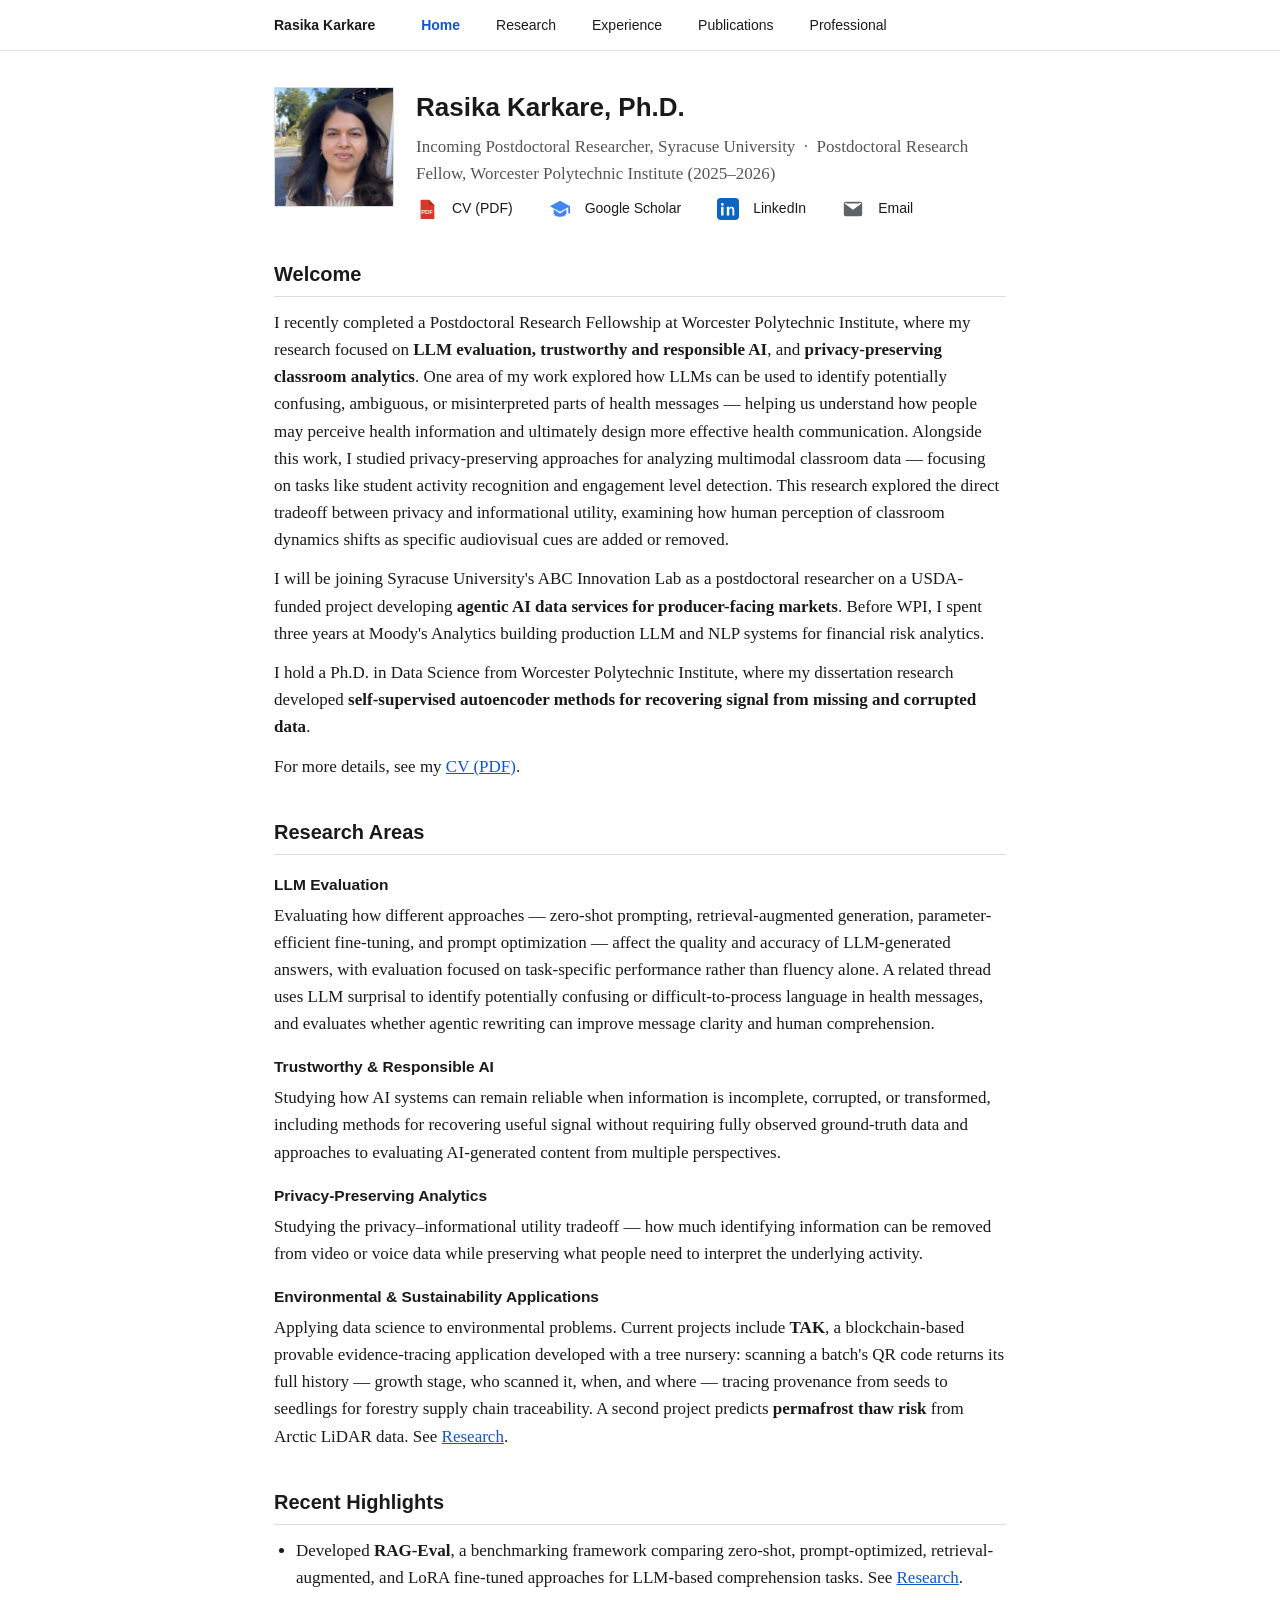
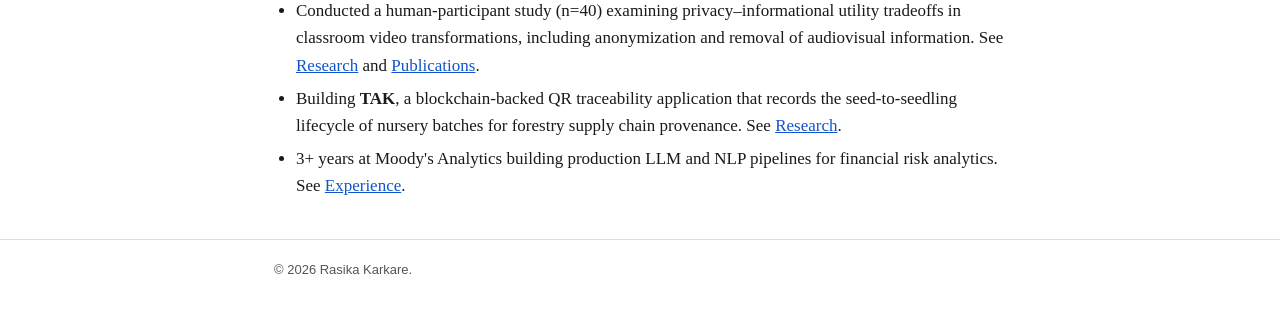
<file: index.html>
<!DOCTYPE html>
<html lang="en">
<head>
<meta charset="UTF-8">
<meta name="viewport" content="width=device-width, initial-scale=1">
<title>Rasika Karkare, Ph.D.</title>
<meta name="description" content="Rasika Karkare, Ph.D. — Machine learning engineer and researcher focused on LLM evaluation, responsible AI, and privacy-preserving analytics.">
<link rel="stylesheet" href="style.css">
</head>
<body>

<nav>
  <div class="wrap">
    <a class="site-name" href="index.html">Rasika Karkare</a>
    <a href="index.html" class="active">Home</a>
    <a href="research.html">Research</a>
    <a href="experience.html">Experience</a>
    <a href="publications.html">Publications</a>
    <a href="professional.html">Professional</a>
  </div>
</nav>

<header class="top">
  <div class="wrap">
    <div class="id-row">
      <img src="assets/headshot.jpg" alt="Rasika Karkare" class="photo-placeholder" style="object-fit:cover;">
      <div class="id-text">
        <h1>Rasika Karkare, Ph.D.</h1>
        <p style="color:var(--muted); margin-bottom:2px;">Incoming Postdoctoral Researcher, Syracuse University &nbsp;&middot;&nbsp; Postdoctoral Research Fellow, Worcester Polytechnic Institute (2025&ndash;2026)</p>
        <ul class="quicklinks icon-links">
          <li>
            <a href="Rasika_Karkare_CV.pdf">
              <svg viewBox="0 0 24 24" width="22" height="22" aria-hidden="true"><path fill="#D6392A" d="M6 2h8l6 6v14a1 1 0 0 1-1 1H6a1 1 0 0 1-1-1V3a1 1 0 0 1 1-1z"/><path fill="#B32B20" d="M14 2v6h6z"/><text x="12" y="17.5" text-anchor="middle" font-family="Arial" font-size="6.2" font-weight="700" fill="#fff">PDF</text></svg>
              <span>CV (PDF)</span>
            </a>
          </li>
          <li>
            <a href="https://scholar.google.com/citations?user=IUFGIuwAAAAJ" target="_blank" rel="noopener">
              <svg viewBox="0 0 24 24" width="22" height="22" aria-hidden="true"><path fill="#4285F4" d="M12 3 1 9l11 6 9-4.91V17h2V9L12 3z"/><path fill="#4285F4" d="M5 12.18v4.7c0 1.5 3.13 3.62 7 3.62s7-2.12 7-3.62v-4.7L12 17 5 12.18z"/></svg>
              <span>Google Scholar</span>
            </a>
          </li>
          <li>
            <a href="https://www.linkedin.com/in/rasika-karkare-ph-d-683443198/" target="_blank" rel="noopener">
              <svg viewBox="0 0 24 24" width="22" height="22" aria-hidden="true"><rect width="24" height="24" rx="4" fill="#0A66C2"/><path fill="#fff" d="M7.12 9.5H4.5V19h2.62V9.5zM5.81 8.36a1.52 1.52 0 1 0 0-3.04 1.52 1.52 0 0 0 0 3.04zM19.5 19h-2.61v-4.98c0-1.19-.02-2.72-1.65-2.72-1.66 0-1.92 1.3-1.92 2.63V19H10.7V9.5h2.51v1.3h.04c.35-.66 1.2-1.36 2.47-1.36 2.64 0 3.13 1.74 3.13 4V19z"/></svg>
              <span>LinkedIn</span>
            </a>
          </li>
          <li>
            <a href="mailto:rskarkare@wpi.edu">
              <svg viewBox="0 0 24 24" width="22" height="22" aria-hidden="true"><rect x="2" y="4" width="20" height="16" rx="2" fill="#5F6368"/><path fill="#fff" d="M4 6l8 6 8-6" stroke="#fff" stroke-width="1.4" fill="none" stroke-linecap="round" stroke-linejoin="round"/></svg>
              <span>Email</span>
            </a>
          </li>
        </ul>
      </div>
    </div>
  </div>
</header>

<div class="wrap">
  <h2>Welcome</h2>
  <p style="margin-top:0;">I recently completed a Postdoctoral Research Fellowship at Worcester Polytechnic
    Institute, where my research focused on <strong>LLM evaluation, trustworthy and responsible AI</strong>, and
    <strong>privacy-preserving classroom analytics</strong>. One area of my work explored how LLMs can be used to
    identify potentially confusing, ambiguous, or misinterpreted parts of health messages &mdash; helping
    us understand how people may perceive health information and ultimately design more effective health
    communication. Alongside this work, I studied privacy-preserving approaches for analyzing multimodal
    classroom data &mdash; focusing on tasks like student activity recognition and engagement level detection.
    This research explored the direct tradeoff between privacy and informational utility, examining how human
    perception of classroom dynamics shifts as specific audiovisual cues are added or removed.</p>

  <p>I will be joining Syracuse University's ABC Innovation Lab as a postdoctoral researcher on a USDA-funded
    project developing <strong>agentic AI data services for producer-facing markets</strong>. Before WPI, I spent
    three years at Moody's Analytics building production LLM and NLP systems for financial risk analytics.</p>

  <p>I hold a Ph.D. in Data Science from Worcester Polytechnic Institute, where my dissertation research developed
    <strong>self-supervised autoencoder methods for recovering signal from missing and corrupted data</strong>.</p>

  <p>For more details, see my <a href="Rasika_Karkare_CV.pdf">CV (PDF)</a>.</p>

  <h2>Research Areas</h2>

  <h4>LLM Evaluation</h4>
  <p>Evaluating how different approaches &mdash; zero-shot prompting, retrieval-augmented generation,
    parameter-efficient fine-tuning, and prompt optimization &mdash; affect the quality and accuracy of
    LLM-generated answers, with evaluation focused on task-specific performance rather than fluency alone. A
    related thread uses LLM surprisal to identify potentially confusing or difficult-to-process language in
    health messages, and evaluates whether agentic rewriting can improve message clarity and human comprehension.</p>

  <h4>Trustworthy &amp; Responsible AI</h4>
  <p>Studying how AI systems can remain reliable when information is incomplete, corrupted, or transformed,
    including methods for recovering useful signal without requiring fully observed ground-truth data and
    approaches to evaluating AI-generated content from multiple perspectives.</p>

  <h4>Privacy-Preserving Analytics</h4>
  <p>Studying the privacy&ndash;informational utility tradeoff &mdash; how much identifying information can be
    removed from video or voice data while preserving what people need to interpret the underlying activity.</p>

  <h4>Environmental &amp; Sustainability Applications</h4>
  <p>Applying data science to environmental problems. Current projects include <strong>TAK</strong>, a
    blockchain-based provable evidence-tracing application developed with a tree nursery: scanning a batch's QR
    code returns its full history &mdash; growth stage, who scanned it, when, and where &mdash; tracing provenance
    from seeds to seedlings for forestry supply chain traceability. A second project predicts
    <strong>permafrost thaw risk</strong> from Arctic LiDAR data. See
    <a href="research.html#sustainability">Research</a>.</p>

  <h2>Recent Highlights</h2>
  <ul>
    <li>Developed <strong>RAG-Eval</strong>, a benchmarking framework comparing zero-shot, prompt-optimized,
      retrieval-augmented, and LoRA fine-tuned approaches for LLM-based comprehension tasks. See
      <a href="research.html">Research</a>.</li>
    <li>Conducted a human-participant study (n=40) examining privacy&ndash;informational utility tradeoffs in
      classroom video transformations, including anonymization and removal of audiovisual information. See
      <a href="research.html">Research</a> and <a href="publications.html">Publications</a>.</li>
    <li>Building <strong>TAK</strong>, a blockchain-backed QR traceability application that records the
      seed-to-seedling lifecycle of nursery batches for forestry supply chain provenance. See
      <a href="research.html#tak">Research</a>.</li>
    <li>3+ years at Moody's Analytics building production LLM and NLP pipelines for financial risk analytics. See
      <a href="experience.html">Experience</a>.</li>
  </ul>
</div>

<footer>
  <div class="wrap">&copy; 2026 Rasika Karkare.</div>
</footer>

</body>
</html>
</file>
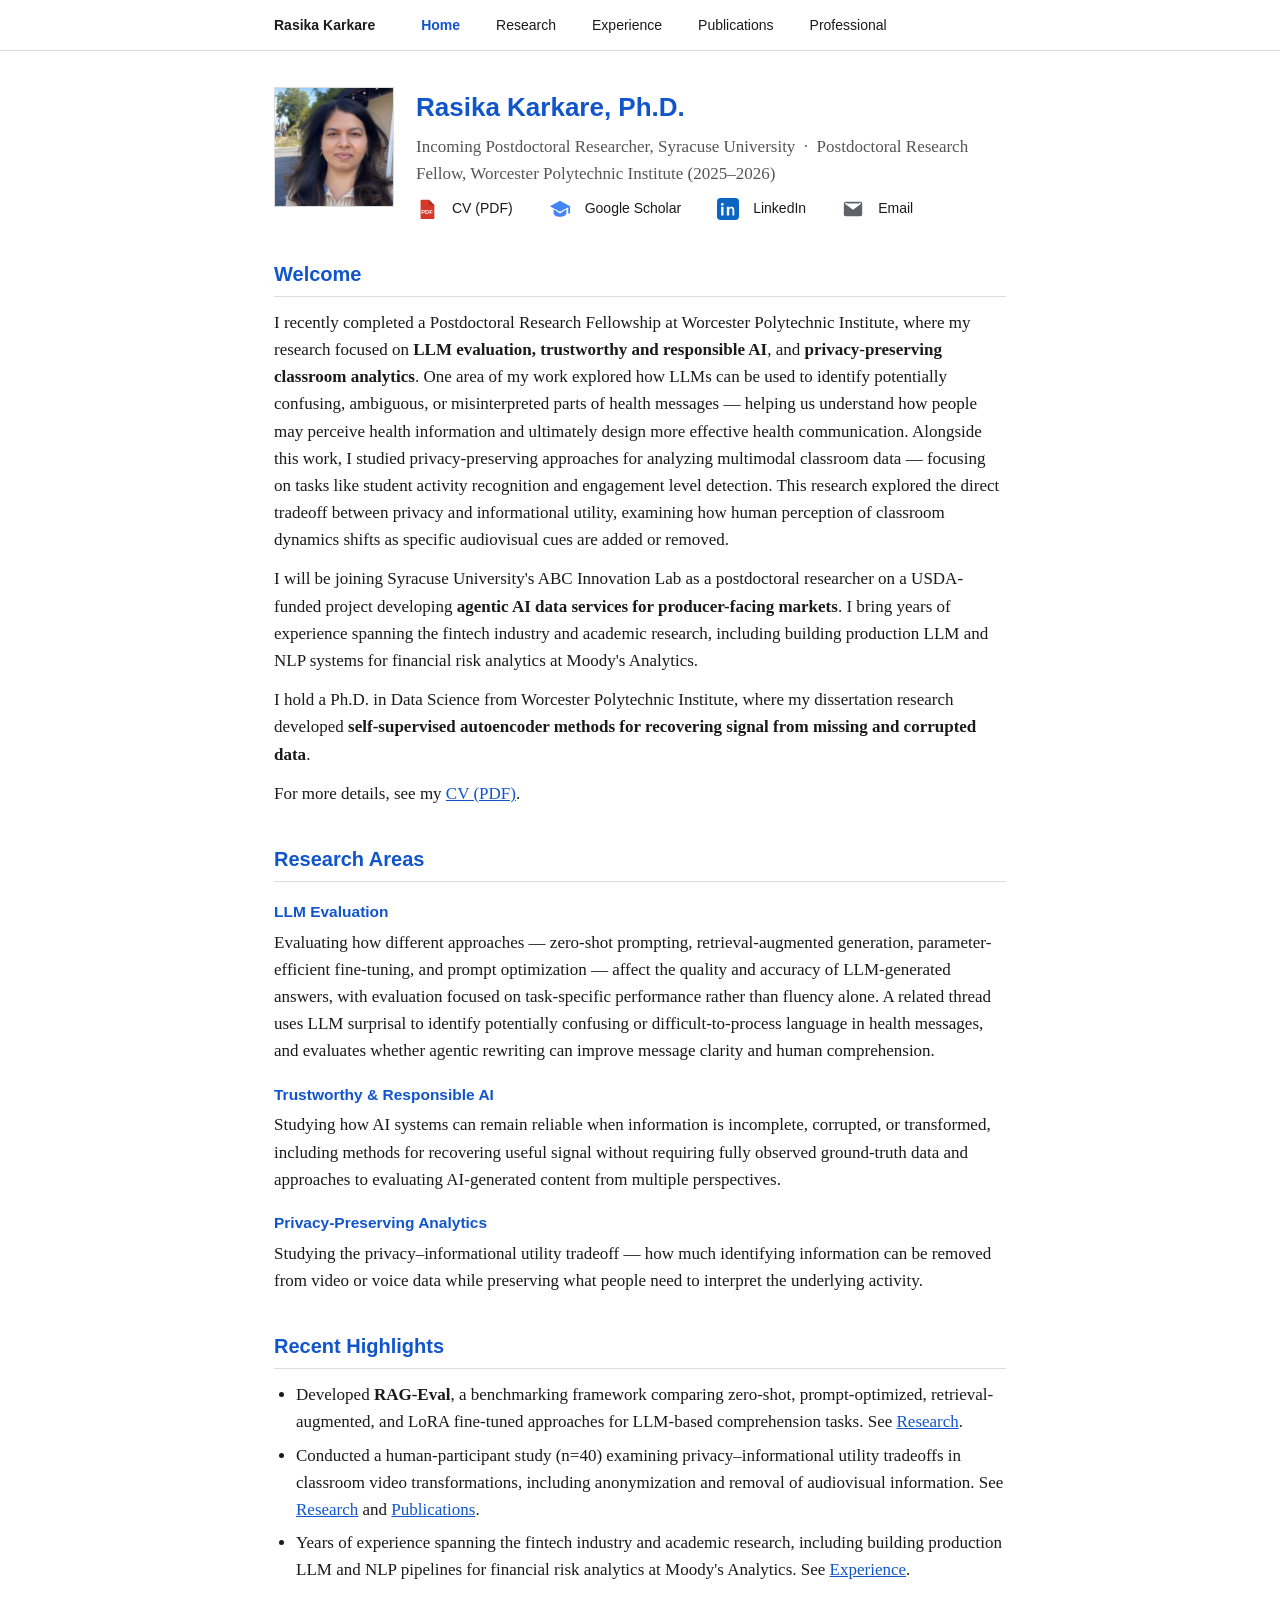
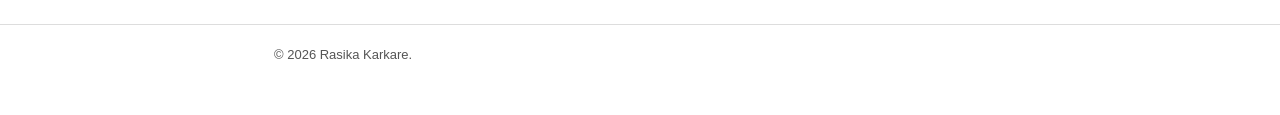
<file: portfolio-site-v2/index.html>
<!DOCTYPE html>
<html lang="en">
<head>
<meta charset="UTF-8">
<meta name="viewport" content="width=device-width, initial-scale=1">
<title>Rasika Karkare, Ph.D.</title>
<meta name="description" content="Rasika Karkare, Ph.D. — Machine learning engineer and researcher focused on LLM evaluation, responsible AI, and privacy-preserving analytics.">
<link rel="stylesheet" href="style.css">
</head>
<body>

<nav>
  <div class="wrap">
    <a class="site-name" href="index.html">Rasika Karkare</a>
    <a href="index.html" class="active">Home</a>
    <a href="research.html">Research</a>
    <a href="experience.html">Experience</a>
    <a href="publications.html">Publications</a>
    <a href="professional.html">Professional</a>
  </div>
</nav>

<header class="top">
  <div class="wrap">
    <div class="id-row">
      <img src="assets/headshot.jpg" alt="Rasika Karkare" class="photo-placeholder" style="object-fit:cover;">
      <div class="id-text">
        <h1>Rasika Karkare, Ph.D.</h1>
        <p style="color:var(--muted); margin-bottom:2px;">Incoming Postdoctoral Researcher, Syracuse University &nbsp;&middot;&nbsp; Postdoctoral Research Fellow, Worcester Polytechnic Institute (2025&ndash;2026)</p>
        <ul class="quicklinks icon-links">
          <li>
            <a href="Rasika_Karkare_CV.pdf">
              <svg viewBox="0 0 24 24" width="22" height="22" aria-hidden="true"><path fill="#D6392A" d="M6 2h8l6 6v14a1 1 0 0 1-1 1H6a1 1 0 0 1-1-1V3a1 1 0 0 1 1-1z"/><path fill="#B32B20" d="M14 2v6h6z"/><text x="12" y="17.5" text-anchor="middle" font-family="Arial" font-size="6.2" font-weight="700" fill="#fff">PDF</text></svg>
              <span>CV (PDF)</span>
            </a>
          </li>
          <li>
            <a href="https://scholar.google.com/citations?user=IUFGIuwAAAAJ" target="_blank" rel="noopener">
              <svg viewBox="0 0 24 24" width="22" height="22" aria-hidden="true"><path fill="#4285F4" d="M12 3 1 9l11 6 9-4.91V17h2V9L12 3z"/><path fill="#4285F4" d="M5 12.18v4.7c0 1.5 3.13 3.62 7 3.62s7-2.12 7-3.62v-4.7L12 17 5 12.18z"/></svg>
              <span>Google Scholar</span>
            </a>
          </li>
          <li>
            <a href="https://www.linkedin.com/in/rasika-karkare-ph-d-683443198/" target="_blank" rel="noopener">
              <svg viewBox="0 0 24 24" width="22" height="22" aria-hidden="true"><rect width="24" height="24" rx="4" fill="#0A66C2"/><path fill="#fff" d="M7.12 9.5H4.5V19h2.62V9.5zM5.81 8.36a1.52 1.52 0 1 0 0-3.04 1.52 1.52 0 0 0 0 3.04zM19.5 19h-2.61v-4.98c0-1.19-.02-2.72-1.65-2.72-1.66 0-1.92 1.3-1.92 2.63V19H10.7V9.5h2.51v1.3h.04c.35-.66 1.2-1.36 2.47-1.36 2.64 0 3.13 1.74 3.13 4V19z"/></svg>
              <span>LinkedIn</span>
            </a>
          </li>
          <li>
            <a href="mailto:rasika.karkare@gmail.com">
              <svg viewBox="0 0 24 24" width="22" height="22" aria-hidden="true"><rect x="2" y="4" width="20" height="16" rx="2" fill="#5F6368"/><path fill="#fff" d="M4 6l8 6 8-6" stroke="#fff" stroke-width="1.4" fill="none" stroke-linecap="round" stroke-linejoin="round"/></svg>
              <span>Email</span>
            </a>
          </li>
        </ul>
      </div>
    </div>
  </div>
</header>

<div class="wrap">
  <h2>Welcome</h2>
  <p style="margin-top:0;">I recently completed a Postdoctoral Research Fellowship at Worcester Polytechnic
    Institute, where my research focused on <strong>LLM evaluation, trustworthy and responsible AI</strong>, and
    <strong>privacy-preserving classroom analytics</strong>. One area of my work explored how LLMs can be used to
    identify potentially confusing, ambiguous, or misinterpreted parts of health messages &mdash; helping
    us understand how people may perceive health information and ultimately design more effective health
    communication. Alongside this work, I studied privacy-preserving approaches for analyzing multimodal
    classroom data &mdash; focusing on tasks like student activity recognition and engagement level detection.
    This research explored the direct tradeoff between privacy and informational utility, examining how human
    perception of classroom dynamics shifts as specific audiovisual cues are added or removed.</p>

  <p>I will be joining Syracuse University's ABC Innovation Lab as a postdoctoral researcher on a USDA-funded
    project developing <strong>agentic AI data services for producer-facing markets</strong>. I bring years of
    experience spanning the fintech industry and academic research, including building production LLM and NLP
    systems for financial risk analytics at Moody's Analytics.</p>

  <p>I hold a Ph.D. in Data Science from Worcester Polytechnic Institute, where my dissertation research developed
    <strong>self-supervised autoencoder methods for recovering signal from missing and corrupted data</strong>.</p>

  <p>For more details, see my <a href="Rasika_Karkare_CV.pdf">CV (PDF)</a>.</p>

  <h2>Research Areas</h2>

  <h4>LLM Evaluation</h4>
  <p>Evaluating how different approaches &mdash; zero-shot prompting, retrieval-augmented generation,
    parameter-efficient fine-tuning, and prompt optimization &mdash; affect the quality and accuracy of
    LLM-generated answers, with evaluation focused on task-specific performance rather than fluency alone. A
    related thread uses LLM surprisal to identify potentially confusing or difficult-to-process language in
    health messages, and evaluates whether agentic rewriting can improve message clarity and human comprehension.</p>

  <h4>Trustworthy &amp; Responsible AI</h4>
  <p>Studying how AI systems can remain reliable when information is incomplete, corrupted, or transformed,
    including methods for recovering useful signal without requiring fully observed ground-truth data and
    approaches to evaluating AI-generated content from multiple perspectives.</p>

  <h4>Privacy-Preserving Analytics</h4>
  <p>Studying the privacy&ndash;informational utility tradeoff &mdash; how much identifying information can be
    removed from video or voice data while preserving what people need to interpret the underlying activity.</p>

  <h2>Recent Highlights</h2>
  <ul>
    <li>Developed <strong>RAG-Eval</strong>, a benchmarking framework comparing zero-shot, prompt-optimized,
      retrieval-augmented, and LoRA fine-tuned approaches for LLM-based comprehension tasks. See
      <a href="research.html">Research</a>.</li>
    <li>Conducted a human-participant study (n=40) examining privacy&ndash;informational utility tradeoffs in
      classroom video transformations, including anonymization and removal of audiovisual information. See
      <a href="research.html">Research</a> and <a href="publications.html">Publications</a>.</li>
    <li>Years of experience spanning the fintech industry and academic research, including building production
      LLM and NLP pipelines for financial risk analytics at Moody's Analytics. See
      <a href="experience.html">Experience</a>.</li>
  </ul>
</div>

<footer>
  <div class="wrap">&copy; 2026 Rasika Karkare.</div>
</footer>

</body>
</html>
</file>
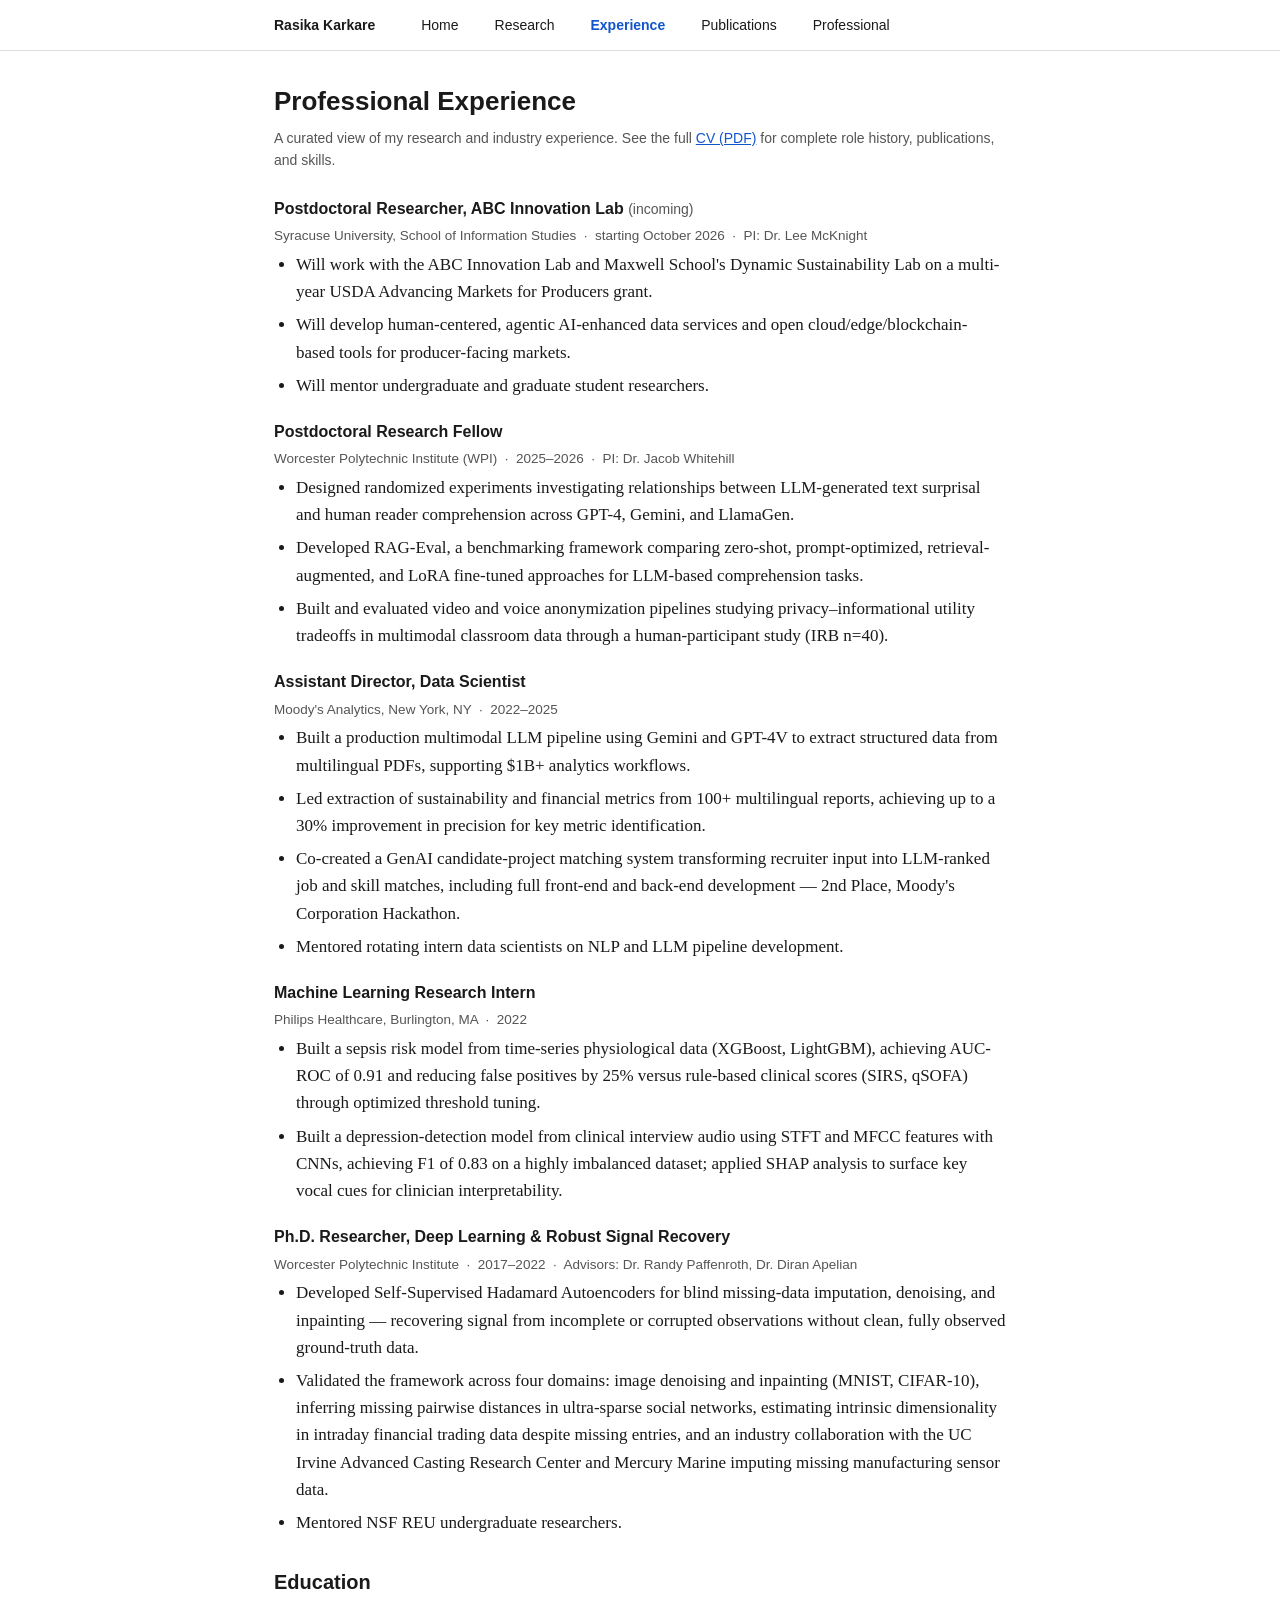
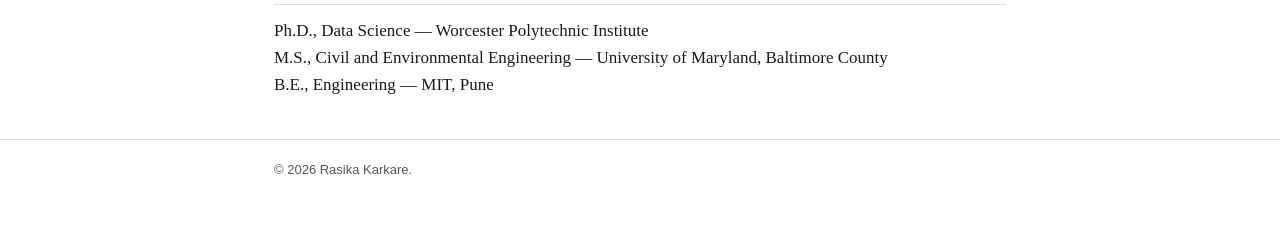
<file: experience.html>
<!DOCTYPE html>
<html lang="en">
<head>
<meta charset="UTF-8">
<meta name="viewport" content="width=device-width, initial-scale=1">
<title>Experience — Rasika Karkare, Ph.D.</title>
<link rel="stylesheet" href="style.css">
</head>
<body>

<nav>
  <div class="wrap">
    <a class="site-name" href="index.html">Rasika Karkare</a>
    <a href="index.html">Home</a>
    <a href="research.html">Research</a>
    <a href="experience.html" class="active">Experience</a>
    <a href="publications.html">Publications</a>
    <a href="professional.html">Professional</a>
  </div>
</nav>

<div class="wrap">
  <h1 class="page-title">Professional Experience</h1>
  <p class="page-sub">A curated view of my research and industry experience. See the full
    <a href="Rasika_Karkare_CV.pdf">CV (PDF)</a> for complete role history, publications, and skills.</p>

  <div class="exp-role">
    <h3>Postdoctoral Researcher, ABC Innovation Lab <span style="font-weight:400; color:var(--muted); font-size:14px;">(incoming)</span></h3>
    <div class="meta">Syracuse University, School of Information Studies &nbsp;&middot;&nbsp; starting October 2026 &nbsp;&middot;&nbsp; PI: Dr. Lee McKnight</div>
    <ul>
      <li>Will work with the ABC Innovation Lab and Maxwell School's Dynamic Sustainability Lab on a multi-year
        USDA Advancing Markets for Producers grant.</li>
      <li>Will develop human-centered, agentic AI-enhanced data services and open cloud/edge/blockchain-based
        tools for producer-facing markets.</li>
      <li>Will mentor undergraduate and graduate student researchers.</li>
    </ul>
  </div>

  <div class="exp-role">
    <h3>Postdoctoral Research Fellow</h3>
    <div class="meta">Worcester Polytechnic Institute (WPI) &nbsp;&middot;&nbsp; 2025&ndash;2026 &nbsp;&middot;&nbsp; PI: Dr. Jacob Whitehill</div>
    <ul>
      <li>Designed randomized experiments investigating relationships between LLM-generated text surprisal and
        human reader comprehension across GPT-4, Gemini, and LlamaGen.</li>
      <li>Developed RAG-Eval, a benchmarking framework comparing zero-shot, prompt-optimized, retrieval-augmented,
        and LoRA fine-tuned approaches for LLM-based comprehension tasks.</li>
      <li>Built and evaluated video and voice anonymization pipelines studying privacy&ndash;informational utility
        tradeoffs in multimodal classroom data through a human-participant study (IRB n=40).</li>
    </ul>
  </div>

  <div class="exp-role">
    <h3>Assistant Director, Data Scientist</h3>
    <div class="meta">Moody's Analytics, New York, NY &nbsp;&middot;&nbsp; 2022&ndash;2025</div>
    <ul>
      <li>Built a production multimodal LLM pipeline using Gemini and GPT-4V to extract structured data from
        multilingual PDFs, supporting $1B+ analytics workflows.</li>
      <li>Led extraction of sustainability and financial metrics from 100+ multilingual reports, achieving up
        to a 30% improvement in precision for key metric identification.</li>
      <li>Co-created a GenAI candidate-project matching system transforming recruiter input into LLM-ranked job
        and skill matches, including full front-end and back-end development &mdash; 2nd Place, Moody's
        Corporation Hackathon.</li>
      <li>Mentored rotating intern data scientists on NLP and LLM pipeline development.</li>
    </ul>
  </div>

  <div class="exp-role">
    <h3>Machine Learning Research Intern</h3>
    <div class="meta">Philips Healthcare, Burlington, MA &nbsp;&middot;&nbsp; 2022</div>
    <ul>
      <li>Built a sepsis risk model from time-series physiological data (XGBoost, LightGBM), achieving AUC-ROC of
        0.91 and reducing false positives by 25% versus rule-based clinical scores (SIRS, qSOFA) through
        optimized threshold tuning.</li>
      <li>Built a depression-detection model from clinical interview audio using STFT and MFCC features with
        CNNs, achieving F1 of 0.83 on a highly imbalanced dataset; applied SHAP analysis to surface key vocal
        cues for clinician interpretability.</li>
    </ul>
  </div>

  <div class="exp-role">
    <h3>Ph.D. Researcher, Deep Learning &amp; Robust Signal Recovery</h3>
    <div class="meta">Worcester Polytechnic Institute &nbsp;&middot;&nbsp; 2017&ndash;2022 &nbsp;&middot;&nbsp; Advisors: Dr. Randy Paffenroth, Dr. Diran Apelian</div>
    <ul>
      <li>Developed Self-Supervised Hadamard Autoencoders for blind missing-data imputation, denoising, and
        inpainting &mdash; recovering signal from incomplete or corrupted observations without clean, fully
        observed ground-truth data.</li>
      <li>Validated the framework across four domains: image denoising and inpainting (MNIST, CIFAR-10), inferring
        missing pairwise distances in ultra-sparse social networks, estimating intrinsic dimensionality in
        intraday financial trading data despite missing entries, and an industry collaboration with the UC
        Irvine Advanced Casting Research Center and Mercury Marine imputing missing manufacturing sensor data.</li>
      <li>Mentored NSF REU undergraduate researchers.</li>
    </ul>
  </div>

  <h2>Education</h2>
  <p>Ph.D., Data Science &mdash; Worcester Polytechnic Institute<br>
  M.S., Civil and Environmental Engineering &mdash; University of Maryland, Baltimore County<br>
  B.E., Engineering &mdash; MIT, Pune</p>
</div>

<footer>
  <div class="wrap">&copy; 2026 Rasika Karkare.</div>
</footer>

</body>
</html>
</file>
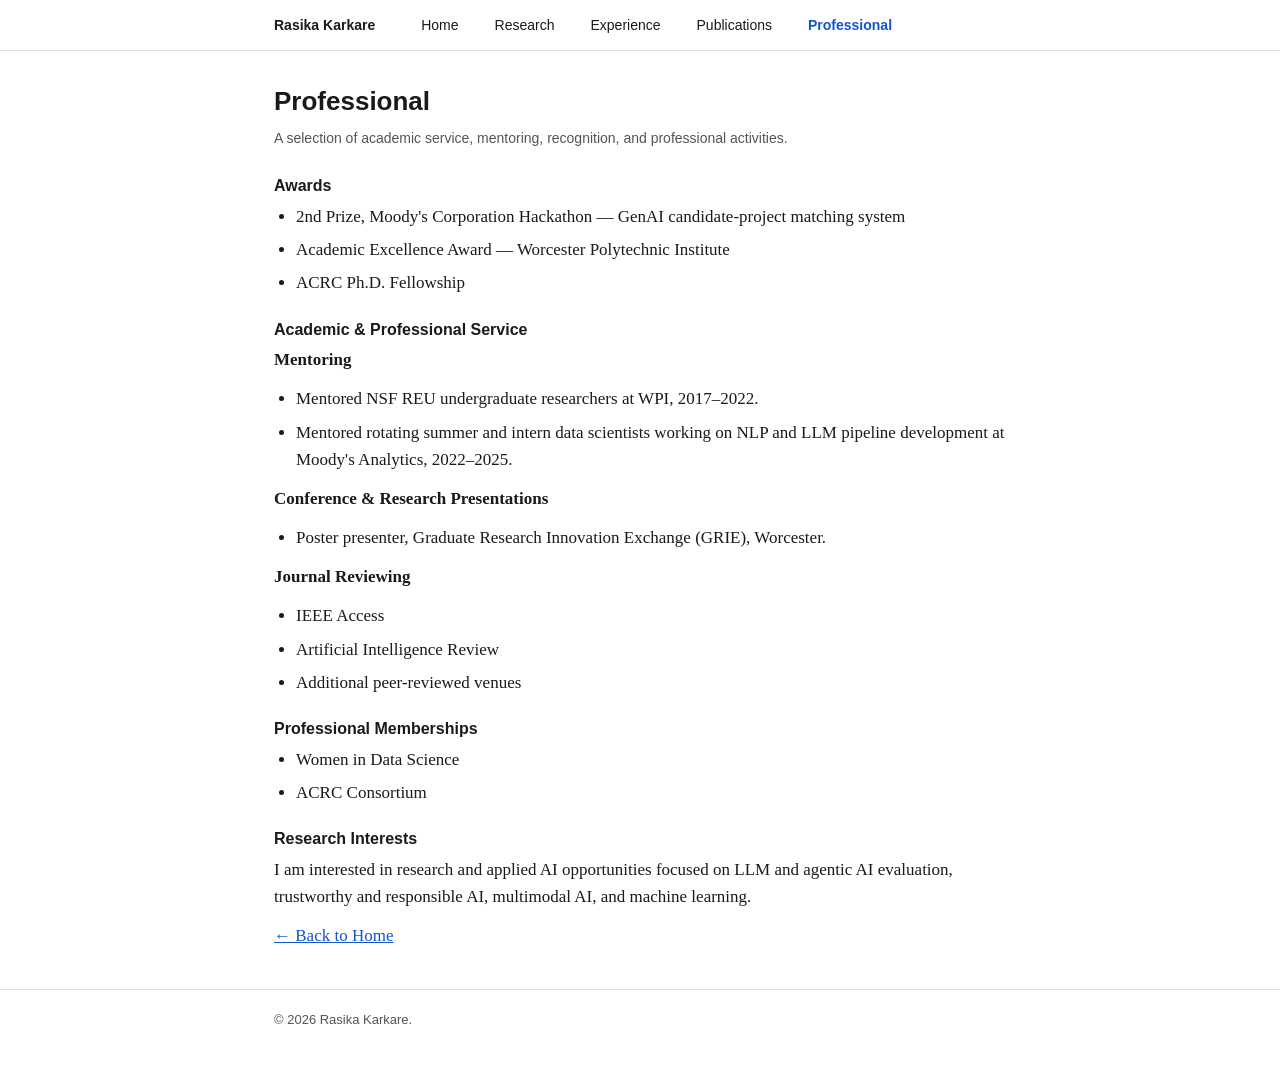
<file: professional.html>
<!DOCTYPE html>
<html lang="en">
<head>
<meta charset="UTF-8">
<meta name="viewport" content="width=device-width, initial-scale=1">
<title>Professional — Rasika Karkare, Ph.D.</title>
<link rel="stylesheet" href="style.css">
</head>
<body>

<nav>
  <div class="wrap">
    <a class="site-name" href="index.html">Rasika Karkare</a>
    <a href="index.html">Home</a>
    <a href="research.html">Research</a>
    <a href="experience.html">Experience</a>
    <a href="publications.html">Publications</a>
    <a href="professional.html" class="active">Professional</a>
  </div>
</nav>

<div class="wrap">
  <h1 class="page-title">Professional</h1>
  <p class="page-sub">A selection of academic service, mentoring, recognition, and professional activities.</p>

  <h3>Awards</h3>
  <ul>
    <li>2nd Prize, Moody's Corporation Hackathon &mdash; GenAI candidate-project matching system</li>
    <li>Academic Excellence Award &mdash; Worcester Polytechnic Institute</li>
    <li>ACRC Ph.D. Fellowship</li>
  </ul>

  <h3>Academic &amp; Professional Service</h3>
  <p><strong>Mentoring</strong></p>
  <ul>
    <li>Mentored NSF REU undergraduate researchers at WPI, 2017&ndash;2022.</li>
    <li>Mentored rotating summer and intern data scientists working on NLP and LLM pipeline development at
      Moody's Analytics, 2022&ndash;2025.</li>
  </ul>

  <p><strong>Conference &amp; Research Presentations</strong></p>
  <ul>
    <li>Poster presenter, Graduate Research Innovation Exchange (GRIE), Worcester.</li>
  </ul>

  <p><strong>Journal Reviewing</strong></p>
  <ul>
    <li>IEEE Access</li>
    <li>Artificial Intelligence Review</li>
    <li>Additional peer-reviewed venues</li>
  </ul>

  <h3>Professional Memberships</h3>
  <ul>
    <li>Women in Data Science</li>
    <li>ACRC Consortium</li>
  </ul>

  <h3>Research Interests</h3>
  <p>I am interested in research and applied AI opportunities focused on LLM and agentic AI evaluation,
    trustworthy and responsible AI, multimodal AI, and machine learning.</p>

  <p><a href="index.html">&larr; Back to Home</a></p>
</div>

<footer>
  <div class="wrap">&copy; 2026 Rasika Karkare.</div>
</footer>

</body>
</html>
</file>
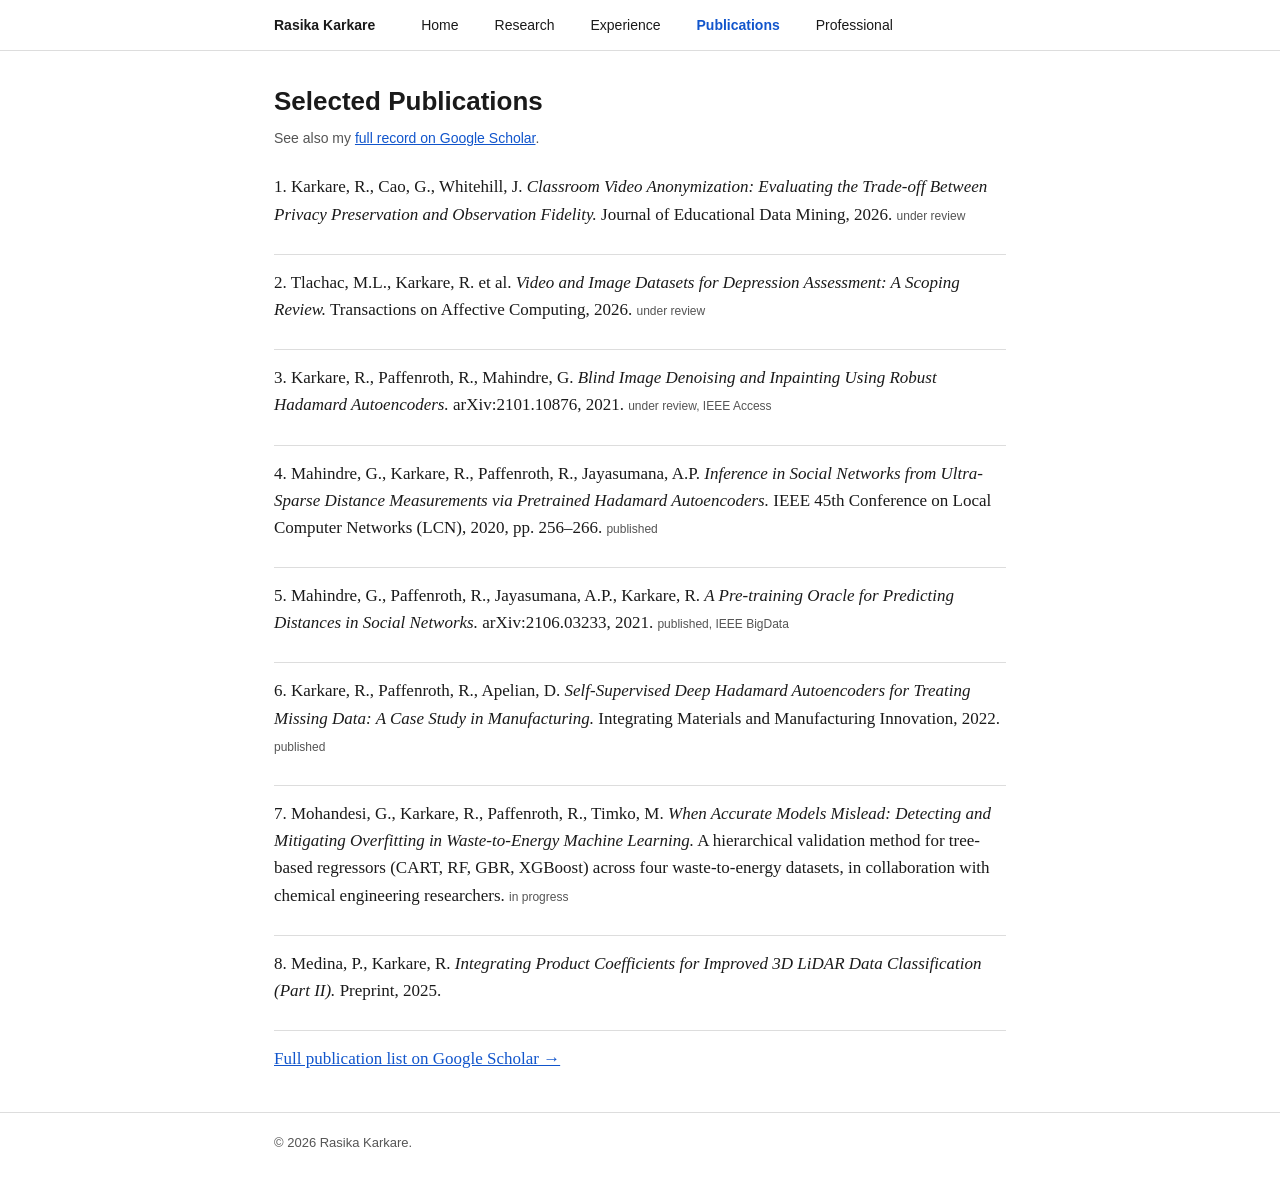
<file: publications.html>
<!DOCTYPE html>
<html lang="en">
<head>
<meta charset="UTF-8">
<meta name="viewport" content="width=device-width, initial-scale=1">
<title>Publications — Rasika Karkare, Ph.D.</title>
<link rel="stylesheet" href="style.css">
</head>
<body>

<nav>
  <div class="wrap">
    <a class="site-name" href="index.html">Rasika Karkare</a>
    <a href="index.html">Home</a>
    <a href="research.html">Research</a>
    <a href="experience.html">Experience</a>
    <a href="publications.html" class="active">Publications</a>
    <a href="professional.html">Professional</a>
  </div>
</nav>

<div class="wrap">
  <h1 class="page-title">Selected Publications</h1>
  <p class="page-sub">See also my <a href="https://scholar.google.com/citations?user=IUFGIuwAAAAJ" target="_blank" rel="noopener">full record on Google Scholar</a>.</p>

  <div class="pub"><p>1. Karkare, R., Cao, G., Whitehill, J. <em>Classroom Video Anonymization: Evaluating the
    Trade-off Between Privacy Preservation and Observation Fidelity.</em> Journal of Educational Data Mining,
    2026. <span class="status">under review</span></p></div>

  <div class="pub"><p>2. Tlachac, M.L., Karkare, R. et al. <em>Video and Image Datasets for Depression
    Assessment: A Scoping Review.</em> Transactions on Affective Computing, 2026.
    <span class="status">under review</span></p></div>

  <div class="pub"><p>3. Karkare, R., Paffenroth, R., Mahindre, G. <em>Blind Image Denoising and Inpainting
    Using Robust Hadamard Autoencoders.</em> arXiv:2101.10876, 2021. <span class="status">under review, IEEE
    Access</span></p></div>

  <div class="pub"><p>4. Mahindre, G., Karkare, R., Paffenroth, R., Jayasumana, A.P. <em>Inference in Social
    Networks from Ultra-Sparse Distance Measurements via Pretrained Hadamard Autoencoders.</em> IEEE 45th
    Conference on Local Computer Networks (LCN), 2020, pp. 256&ndash;266.
    <span class="status">published</span></p></div>

  <div class="pub"><p>5. Mahindre, G., Paffenroth, R., Jayasumana, A.P., Karkare, R. <em>A Pre-training Oracle for
    Predicting Distances in Social Networks.</em> arXiv:2106.03233, 2021. <span class="status">published,
    IEEE BigData</span></p></div>

  <div class="pub"><p>6. Karkare, R., Paffenroth, R., Apelian, D. <em>Self-Supervised Deep Hadamard Autoencoders
    for Treating Missing Data: A Case Study in Manufacturing.</em> Integrating Materials and Manufacturing
    Innovation, 2022. <span class="status">published</span></p></div>

  <div class="pub"><p>7. Mohandesi, G., Karkare, R., Paffenroth, R., Timko, M. <em>When Accurate Models Mislead: Detecting
    and Mitigating Overfitting in Waste-to-Energy Machine Learning.</em> A hierarchical validation method for
    tree-based regressors (CART, RF, GBR, XGBoost) across four waste-to-energy datasets, in collaboration with
    chemical engineering researchers. <span class="status">in progress</span></p></div>

  <div class="pub"><p>8. Medina, P., Karkare, R. <em>Integrating Product Coefficients for Improved 3D LiDAR Data
    Classification (Part II).</em> Preprint, 2025.</p></div>

  <p><a href="https://scholar.google.com/citations?user=IUFGIuwAAAAJ" target="_blank" rel="noopener">Full
    publication list on Google Scholar &rarr;</a></p>
</div>

<footer>
  <div class="wrap">&copy; 2026 Rasika Karkare.</div>
</footer>

</body>
</html>
</file>
<file: style.css>
:root {
  --text: #1a1a1a;
  --muted: #555;
  --link: #1155cc;
  --rule: #ddd;
  --bg: #ffffff;
  --bg-alt: #f7f7f7;
}
* { box-sizing: border-box; }
body {
  margin: 0;
  background: var(--bg);
  color: var(--text);
  font-family: Georgia, 'Times New Roman', serif;
  font-size: 17px;
  line-height: 1.6;
}
.wrap { max-width: 780px; margin: 0 auto; padding: 0 24px; }
a { color: var(--link); }
h1, h2, h3, h4 {
  font-family: Arial, Helvetica, sans-serif;
  font-weight: 700;
  color: var(--text);
}
h1 { font-size: 26px; margin: 0 0 4px; }
h2 { font-size: 20px; margin: 36px 0 12px; padding-bottom: 6px; border-bottom: 1px solid var(--rule); }
h2:first-of-type { margin-top: 30px; }
h3 { font-size: 16px; margin: 20px 0 4px; }
h4 { font-size: 15.5px; margin: 18px 0 4px; }
p { margin: 0 0 12px; }
ul { margin: 0 0 12px; padding-left: 22px; }
li { margin-bottom: 6px; }

nav {
  border-bottom: 1px solid var(--rule);
  padding: 14px 0;
  font-family: Arial, Helvetica, sans-serif;
  font-size: 14px;
}
nav .wrap { display: flex; flex-wrap: wrap; gap: 4px 18px; align-items: center; }
nav a { color: var(--text); text-decoration: none; margin-right: 18px; }
nav a:last-child { margin-right: 0; }
nav a:hover { color: var(--link); text-decoration: underline; }
nav a.active { color: var(--link); font-weight: 700; }
nav .site-name { font-weight: 700; margin-right: 28px; }

header.top { padding: 36px 0 8px; }
.id-row { display: flex; gap: 22px; align-items: flex-start; flex-wrap: wrap; }
.photo-placeholder {
  width: 120px; height: 120px; flex: none; background: var(--bg-alt);
  border: 1px solid var(--rule); display: flex; align-items: center; justify-content: center;
  font-family: Arial, sans-serif; font-size: 13px; color: var(--muted); text-align: center;
}
.id-text { flex: 1; min-width: 260px; }
.quicklinks { font-family: Arial, Helvetica, sans-serif; font-size: 14px; margin: 8px 0 0; padding: 0; list-style: none; }
.quicklinks li { display: inline; margin: 0; }
.quicklinks li:not(:last-child)::after { content: " \00b7 "; color: var(--muted); }
.icon-links { display: flex; flex-wrap: wrap; align-items: center; gap: 18px; margin-top: 10px; }
.icon-links li { display: inline-flex; margin-right: 18px; }
.icon-links li:last-child { margin-right: 0; }
.icon-links li::after { content: none !important; }
.icon-links a { display: inline-flex; align-items: center; gap: 7px; text-decoration: none; color: var(--text); }
.icon-links a svg { margin-right: 7px; flex: none; }
.icon-links a:hover { color: var(--link); }
.icon-links a span { font-size: 14px; }

table.results { border-collapse: collapse; width: 100%; margin: 10px 0 16px; font-family: Arial, Helvetica, sans-serif; font-size: 13.5px; }
table.results th, table.results td { border: 1px solid var(--rule); padding: 6px 10px; text-align: left; }
table.results th { background: var(--bg-alt); font-weight: 700; }
table.results td.num { text-align: right; font-variant-numeric: tabular-nums; }

figure.diagram { margin: 14px 0 8px; padding: 14px 10px; background: var(--bg-alt); border: 1px solid var(--rule); }
figure.diagram svg { width: 100%; height: auto; display: block; }
figure.diagram figcaption { font-family: Arial, Helvetica, sans-serif; font-size: 12.5px; color: var(--muted); margin-top: 8px; text-align: center; }
figure.photo-fig { margin: 14px 0 8px; padding: 10px; background: var(--bg-alt); border: 1px solid var(--rule); }
figure.photo-fig img { width: 100%; height: auto; display: block; background: #fff; }
figure.photo-fig figcaption { font-family: Arial, Helvetica, sans-serif; font-size: 12.5px; color: var(--muted); margin-top: 8px; text-align: center; }
.fig-row { display: flex; gap: 16px; margin: 14px 0 8px; }
.fig-row figure.photo-fig { margin: 0; flex: 1 1 0; min-width: 0; }
@media (max-width: 620px) { .fig-row { flex-direction: column; } }

.paper-links { font-family: Arial, Helvetica, sans-serif; font-size: 14px; color: var(--text);
  background: #eef3fb; border-left: 3px solid var(--link); padding: 8px 12px; margin: 4px 0 16px; }
p.paper-links:has(+ ul.paper-links) { margin-bottom: 0; padding-bottom: 2px; }
ul.paper-links { margin-top: 0; padding-left: 32px; padding-top: 2px; }
ul.paper-links li { margin-bottom: 4px; }

.pub { margin: 0 0 14px; padding-bottom: 14px; border-bottom: 1px solid var(--rule); }
.pub:last-child { border-bottom: none; }
.pub .status { font-family: Arial, sans-serif; font-size: 12px; color: var(--muted); }

.exp-role { margin-bottom: 18px; }
.exp-role .meta { font-family: Arial, Helvetica, sans-serif; font-size: 13.5px; color: var(--muted); margin-bottom: 4px; }

blockquote {
  margin: 12px 0; padding: 8px 14px; border-left: 3px solid var(--rule);
  color: var(--muted); font-style: italic; font-size: 15.5px;
}

.page-title { margin: 30px 0 4px; }
.page-sub { color: var(--muted); font-family: Arial, Helvetica, sans-serif; font-size: 14px; margin-bottom: 24px; }

footer { margin-top: 40px; padding: 20px 0 50px; border-top: 1px solid var(--rule);
  font-family: Arial, Helvetica, sans-serif; font-size: 13px; color: var(--muted); }

@media (max-width: 560px) {
  .id-row { flex-direction: column; }
}
</file>
<file: portfolio-site-v2/style.css>
:root {
  --text: #1a1a1a;
  --muted: #555;
  --link: #1155cc;
  --rule: #ddd;
  --bg: #ffffff;
  --bg-alt: #f7f7f7;
}
* { box-sizing: border-box; }
body {
  margin: 0;
  background: var(--bg);
  color: var(--text);
  font-family: Georgia, 'Times New Roman', serif;
  font-size: 17px;
  line-height: 1.6;
}
.wrap { max-width: 780px; margin: 0 auto; padding: 0 24px; }
a { color: var(--link); }
h1, h2, h3, h4 {
  font-family: Arial, Helvetica, sans-serif;
  font-weight: 700;
  color: var(--link);
}
h1 { font-size: 26px; margin: 0 0 4px; }
h2 { font-size: 20px; margin: 36px 0 12px; padding-bottom: 6px; border-bottom: 1px solid var(--rule); }
h2:first-of-type { margin-top: 30px; }
h3 { font-size: 16px; margin: 20px 0 4px; }
h4 { font-size: 15.5px; margin: 18px 0 4px; }
p { margin: 0 0 12px; }
ul { margin: 0 0 12px; padding-left: 22px; }
li { margin-bottom: 6px; }

nav {
  border-bottom: 1px solid var(--rule);
  padding: 14px 0;
  font-family: Arial, Helvetica, sans-serif;
  font-size: 14px;
}
nav .wrap { display: flex; flex-wrap: wrap; gap: 4px 18px; align-items: center; }
nav a { color: var(--text); text-decoration: none; margin-right: 18px; }
nav a:last-child { margin-right: 0; }
nav a:hover { color: var(--link); text-decoration: underline; }
nav a.active { color: var(--link); font-weight: 700; }
nav .site-name { font-weight: 700; margin-right: 28px; }

header.top { padding: 36px 0 8px; }
.id-row { display: flex; gap: 22px; align-items: flex-start; flex-wrap: wrap; }
.photo-placeholder {
  width: 120px; height: 120px; flex: none; background: var(--bg-alt);
  border: 1px solid var(--rule); display: flex; align-items: center; justify-content: center;
  font-family: Arial, sans-serif; font-size: 13px; color: var(--muted); text-align: center;
}
.id-text { flex: 1; min-width: 260px; }
.quicklinks { font-family: Arial, Helvetica, sans-serif; font-size: 14px; margin: 8px 0 0; padding: 0; list-style: none; }
.quicklinks li { display: inline; margin: 0; }
.quicklinks li:not(:last-child)::after { content: " \00b7 "; color: var(--muted); }
.icon-links { display: flex; flex-wrap: wrap; align-items: center; gap: 18px; margin-top: 10px; }
.icon-links li { display: inline-flex; margin-right: 18px; }
.icon-links li:last-child { margin-right: 0; }
.icon-links li::after { content: none !important; }
.icon-links a { display: inline-flex; align-items: center; gap: 7px; text-decoration: none; color: var(--text); }
.icon-links a svg { margin-right: 7px; flex: none; }
.icon-links a:hover { color: var(--link); }
.icon-links a span { font-size: 14px; }

table.results { border-collapse: collapse; width: 100%; margin: 10px 0 16px; font-family: Arial, Helvetica, sans-serif; font-size: 13.5px; }
table.results th, table.results td { border: 1px solid var(--rule); padding: 6px 10px; text-align: left; }
table.results th { background: var(--bg-alt); font-weight: 700; }
table.results td.num { text-align: right; font-variant-numeric: tabular-nums; }

figure.diagram { margin: 14px 0 8px; padding: 14px 10px; background: var(--bg-alt); border: 1px solid var(--rule); }
figure.diagram svg { width: 100%; height: auto; display: block; }
figure.diagram figcaption { font-family: Arial, Helvetica, sans-serif; font-size: 12.5px; color: var(--muted); margin-top: 8px; text-align: center; }
figure.photo-fig { margin: 14px 0 8px; padding: 10px; background: var(--bg-alt); border: 1px solid var(--rule); }
figure.photo-fig img { width: 100%; height: auto; display: block; background: #fff; }
figure.photo-fig figcaption { font-family: Arial, Helvetica, sans-serif; font-size: 12.5px; color: var(--muted); margin-top: 8px; text-align: center; }
.fig-row { display: flex; gap: 16px; margin: 14px 0 8px; }
.fig-row figure.photo-fig { margin: 0; flex: 1 1 0; min-width: 0; }
@media (max-width: 620px) { .fig-row { flex-direction: column; } }

.pub { margin: 0 0 14px; padding-bottom: 14px; border-bottom: 1px solid var(--rule); }
.pub:last-child { border-bottom: none; }
.pub .status { font-family: Arial, sans-serif; font-size: 12px; color: var(--muted); }

.exp-role { margin-bottom: 18px; }
.exp-role .meta { font-family: Arial, Helvetica, sans-serif; font-size: 13.5px; color: var(--muted); margin-bottom: 4px; }

blockquote {
  margin: 12px 0; padding: 8px 14px; border-left: 3px solid var(--rule);
  color: var(--muted); font-style: italic; font-size: 15.5px;
}

.page-title { margin: 30px 0 4px; }
.page-sub { color: var(--muted); font-family: Arial, Helvetica, sans-serif; font-size: 14px; margin-bottom: 24px; }

footer { margin-top: 40px; padding: 20px 0 50px; border-top: 1px solid var(--rule);
  font-family: Arial, Helvetica, sans-serif; font-size: 13px; color: var(--muted); }

@media (max-width: 560px) {
  .id-row { flex-direction: column; }
}
</file>
